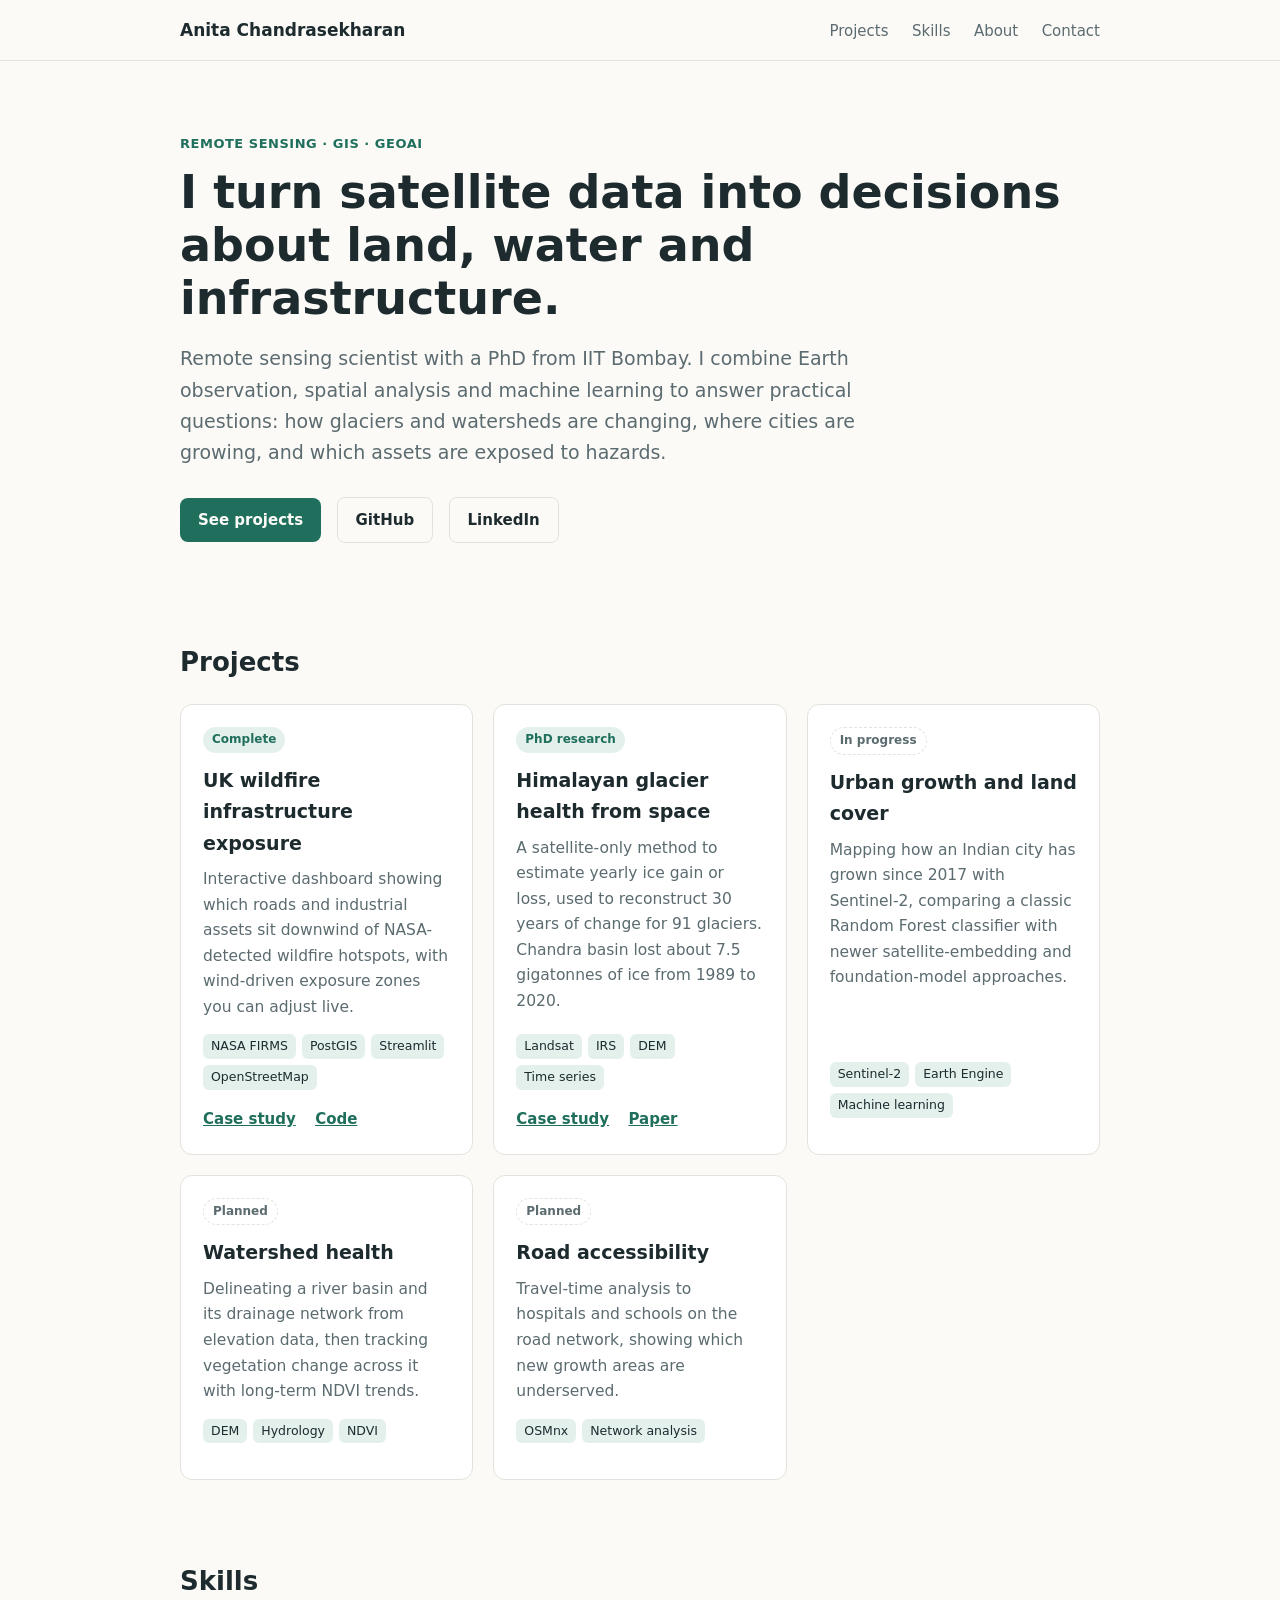
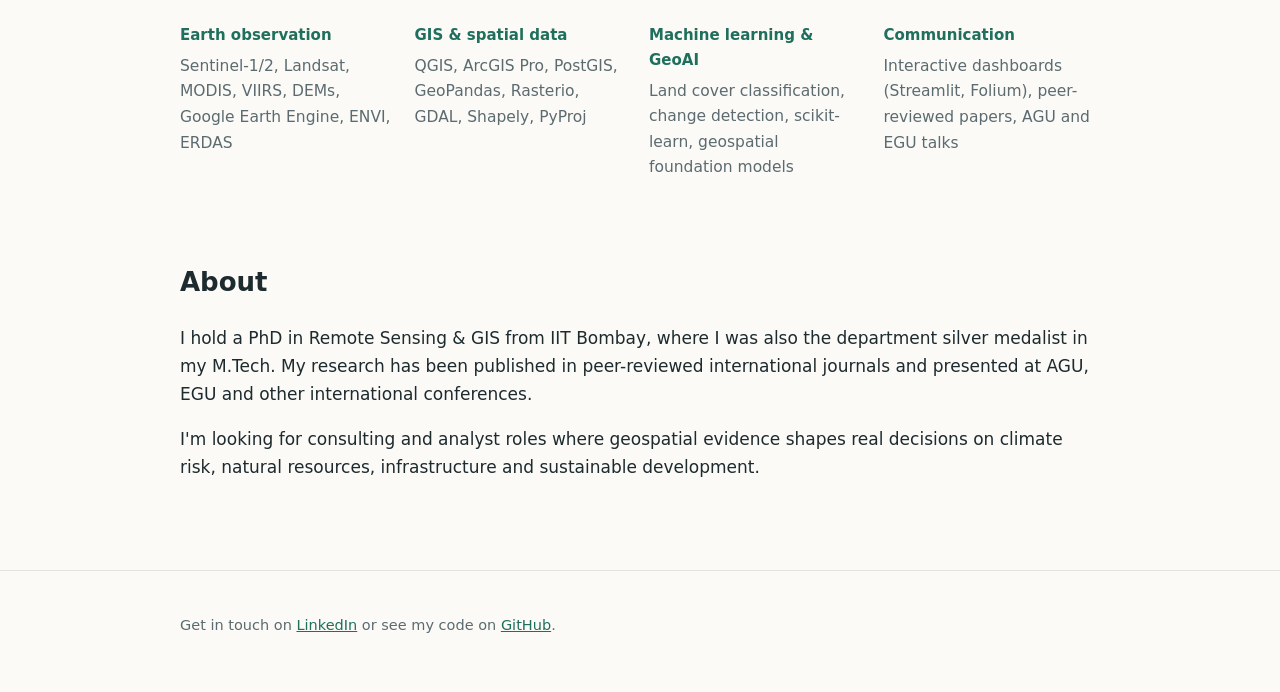
<file: index.html>
<!doctype html>
<html lang="en">
<head>
  <meta charset="utf-8">
  <meta name="viewport" content="width=device-width, initial-scale=1">
  <title>Anita Chandrasekharan · Remote Sensing &amp; GeoAI</title>
  <meta name="description" content="Portfolio of Dr. Anita Chandrasekharan: remote sensing, GIS, machine learning and GeoAI for environmental and infrastructure decisions.">
  <link rel="stylesheet" href="assets/style.css">
</head>
<body>
  <header class="nav">
    <div class="wrap">
      <a class="brand" href="./">Anita Chandrasekharan</a>
      <nav>
        <a href="#projects">Projects</a>
        <a href="#skills">Skills</a>
        <a href="#about">About</a>
        <a href="#contact">Contact</a>
      </nav>
    </div>
  </header>

  <main>
    <div class="wrap hero">
      <p class="eyebrow">Remote sensing · GIS · GeoAI</p>
      <h1>I turn satellite data into decisions about land, water and infrastructure.</h1>
      <p class="lead">Remote sensing scientist with a PhD from IIT Bombay. I combine Earth observation, spatial analysis and machine learning to answer practical questions: how glaciers and watersheds are changing, where cities are growing, and which assets are exposed to hazards.</p>
      <a class="btn primary" href="#projects">See projects</a>
      <a class="btn ghost" href="https://github.com/anita-chandrasekharan">GitHub</a>
      <a class="btn ghost" href="https://www.linkedin.com/in/anita-chandrasekharan/">LinkedIn</a>
    </div>

    <section id="projects">
      <div class="wrap">
        <h2>Projects</h2>
        <div class="grid">

          <article class="card">
            <span class="status">Complete</span>
            <h3>UK wildfire infrastructure exposure</h3>
            <p>Interactive dashboard showing which roads and industrial assets sit downwind of NASA-detected wildfire hotspots, with wind-driven exposure zones you can adjust live.</p>
            <ul class="tags"><li>NASA FIRMS</li><li>PostGIS</li><li>Streamlit</li><li>OpenStreetMap</li></ul>
            <div class="links">
              <a href="projects/wildfire.html">Case study</a>
              <a href="https://github.com/anita-chandrasekharan/geoai-wildfire-dashboard">Code</a>
            </div>
          </article>

          <article class="card">
            <span class="status">PhD research</span>
            <h3>Himalayan glacier health from space</h3>
            <p>A satellite-only method to estimate yearly ice gain or loss, used to reconstruct 30 years of change for 91 glaciers. Chandra basin lost about 7.5 gigatonnes of ice from 1989 to 2020.</p>
            <ul class="tags"><li>Landsat</li><li>IRS</li><li>DEM</li><li>Time series</li></ul>
            <div class="links">
              <a href="projects/glacier-mass-balance.html">Case study</a>
              <a href="https://doi.org/10.1080/01431161.2018.1506182">Paper</a>
            </div>
          </article>

          <article class="card">
            <span class="status planned">In progress</span>
            <h3>Urban growth and land cover</h3>
            <p>Mapping how an Indian city has grown since 2017 with Sentinel-2, comparing a classic Random Forest classifier with newer satellite-embedding and foundation-model approaches.</p>
            <ul class="tags"><li>Sentinel-2</li><li>Earth Engine</li><li>Machine learning</li></ul>
          </article>

          <article class="card">
            <span class="status planned">Planned</span>
            <h3>Watershed health</h3>
            <p>Delineating a river basin and its drainage network from elevation data, then tracking vegetation change across it with long-term NDVI trends.</p>
            <ul class="tags"><li>DEM</li><li>Hydrology</li><li>NDVI</li></ul>
          </article>

          <article class="card">
            <span class="status planned">Planned</span>
            <h3>Road accessibility</h3>
            <p>Travel-time analysis to hospitals and schools on the road network, showing which new growth areas are underserved.</p>
            <ul class="tags"><li>OSMnx</li><li>Network analysis</li></ul>
          </article>

        </div>
      </div>
    </section>

    <section id="skills">
      <div class="wrap">
        <h2>Skills</h2>
        <div class="skills">
          <div><h3>Earth observation</h3><p>Sentinel-1/2, Landsat, MODIS, VIIRS, DEMs, Google Earth Engine, ENVI, ERDAS</p></div>
          <div><h3>GIS &amp; spatial data</h3><p>QGIS, ArcGIS Pro, PostGIS, GeoPandas, Rasterio, GDAL, Shapely, PyProj</p></div>
          <div><h3>Machine learning &amp; GeoAI</h3><p>Land cover classification, change detection, scikit-learn, geospatial foundation models</p></div>
          <div><h3>Communication</h3><p>Interactive dashboards (Streamlit, Folium), peer-reviewed papers, AGU and EGU talks</p></div>
        </div>
      </div>
    </section>

    <section id="about">
      <div class="wrap">
        <h2>About</h2>
        <p>I hold a PhD in Remote Sensing &amp; GIS from IIT Bombay, where I was also the department silver medalist in my M.Tech. My research has been published in peer-reviewed international journals and presented at AGU, EGU and other international conferences.</p>
        <p>I'm looking for consulting and analyst roles where geospatial evidence shapes real decisions on climate risk, natural resources, infrastructure and sustainable development.</p>
      </div>
    </section>
  </main>

  <footer id="contact">
    <div class="wrap">
      <p>Get in touch on <a href="https://www.linkedin.com/in/anita-chandrasekharan/">LinkedIn</a> or see my code on <a href="https://github.com/anita-chandrasekharan">GitHub</a>.</p>
    </div>
  </footer>
</body>
</html>
</file>
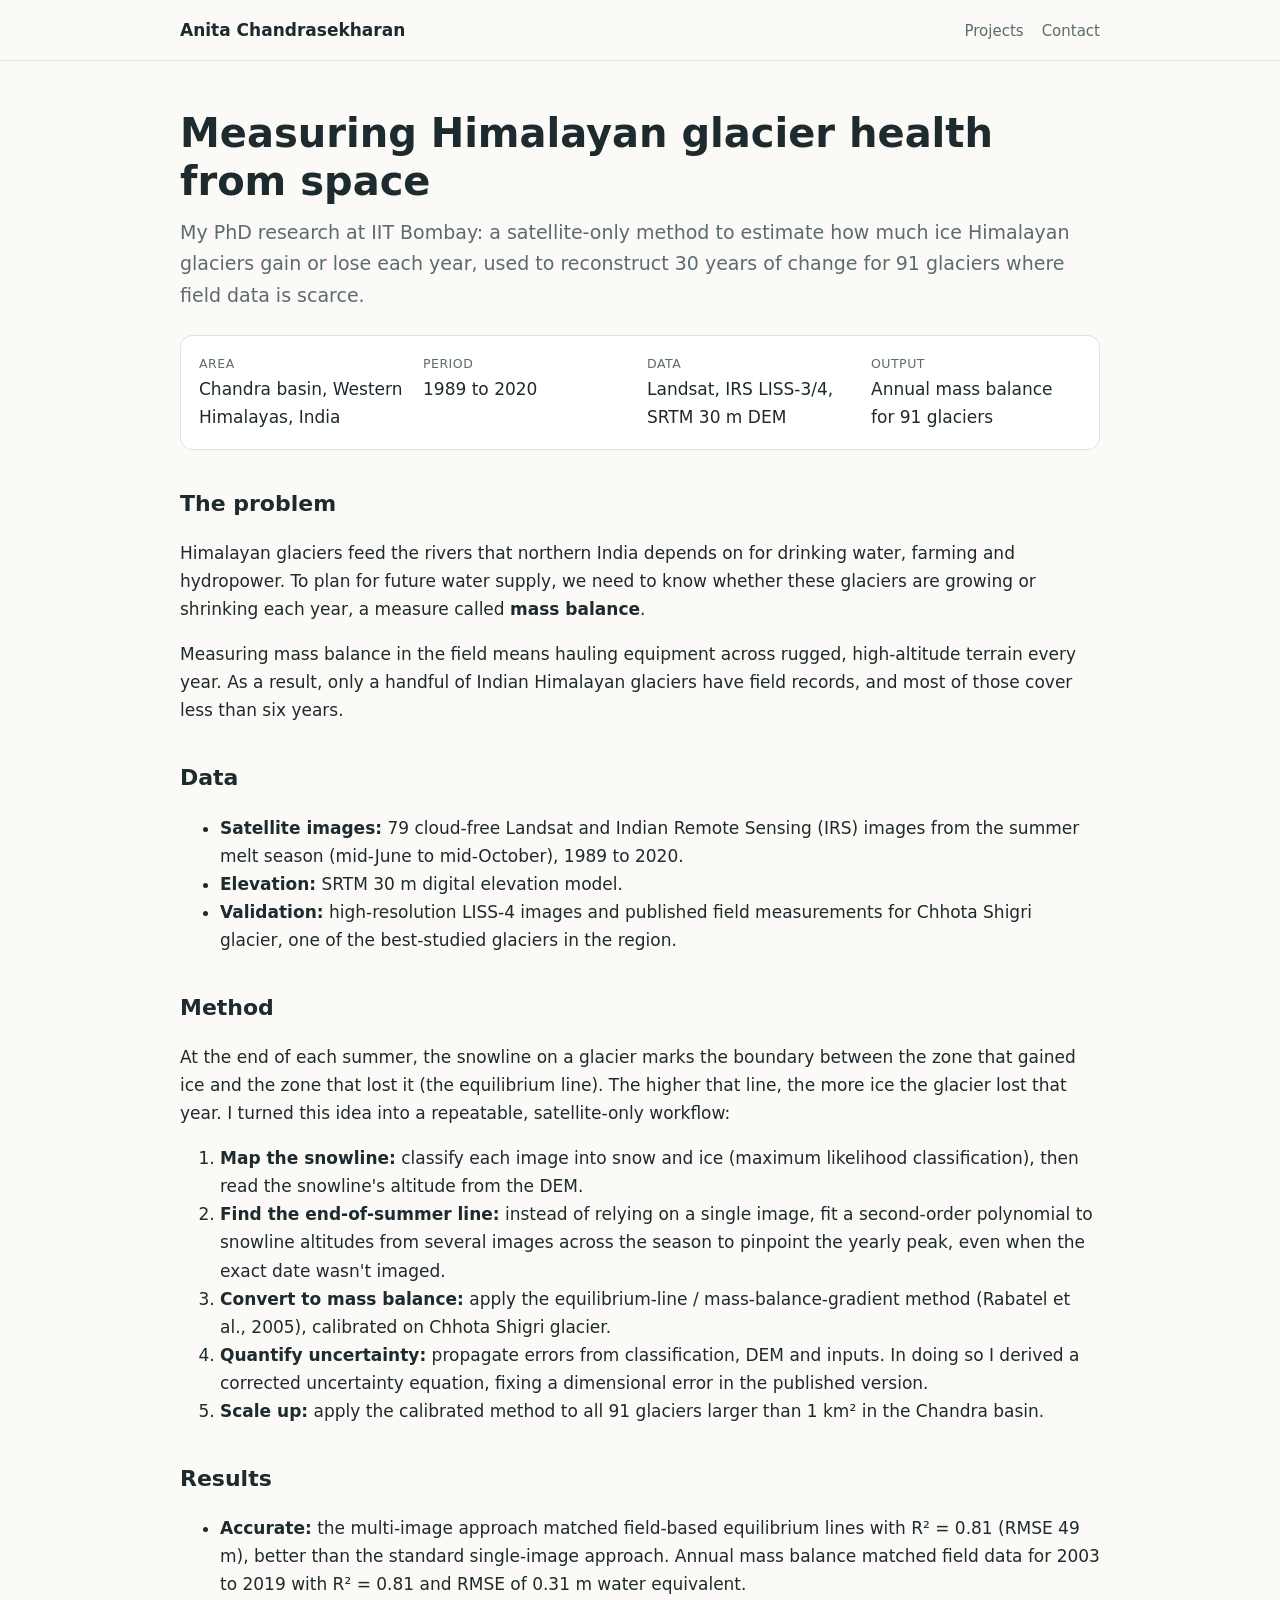
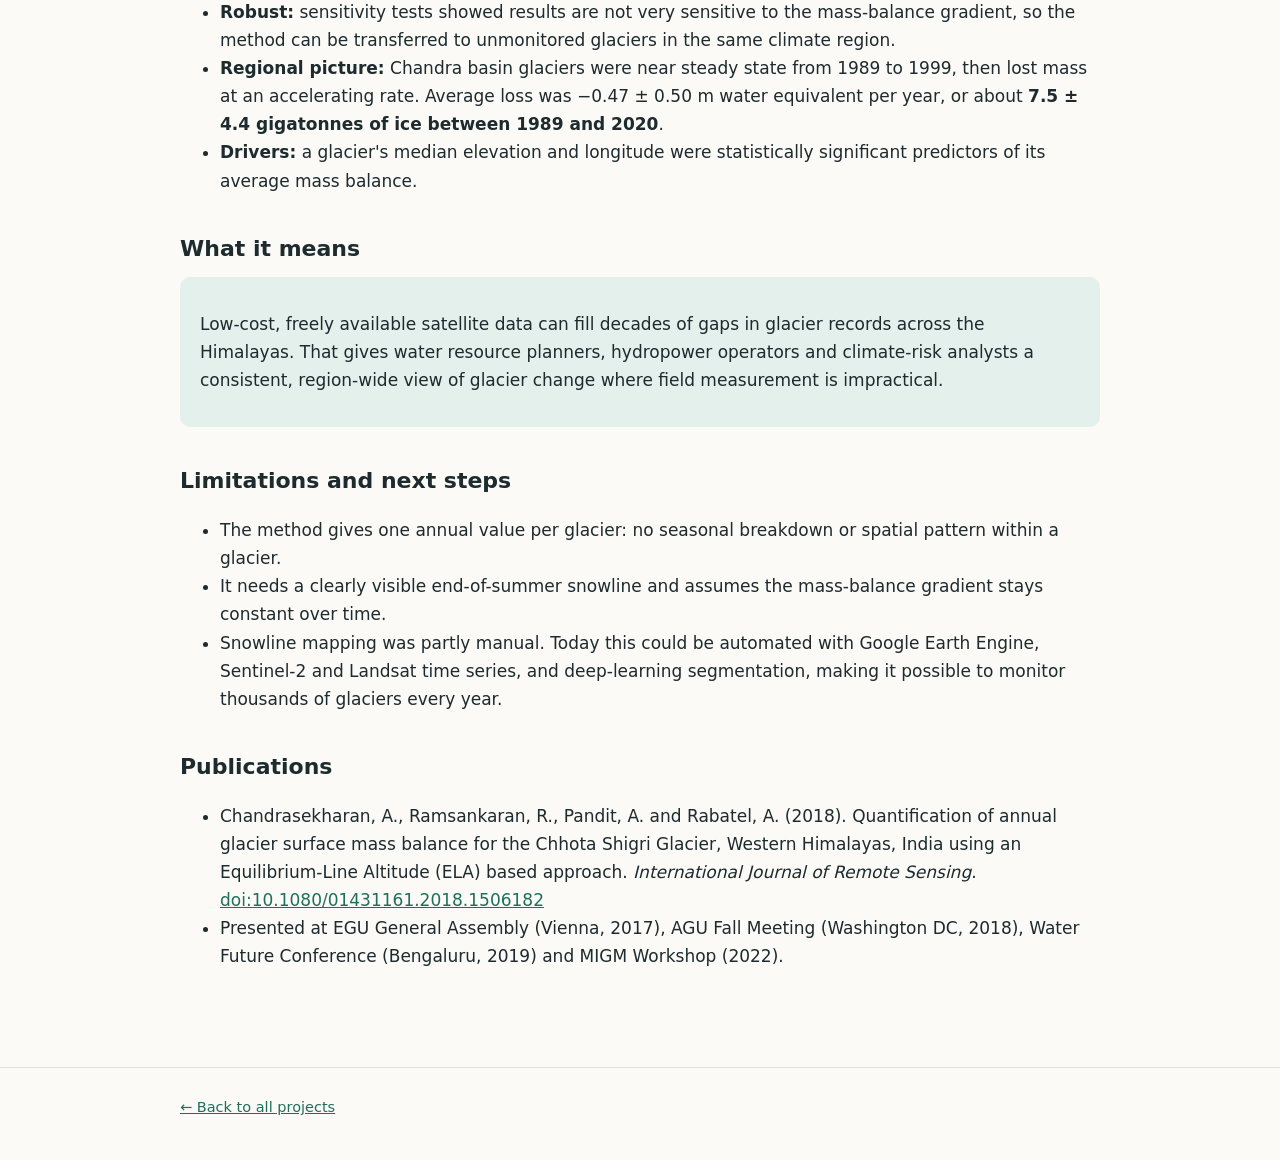
<file: projects/glacier-mass-balance.html>
<!doctype html>
<html lang="en">
<head>
  <meta charset="utf-8">
  <meta name="viewport" content="width=device-width, initial-scale=1">
  <title>Himalayan glacier health from space · Anita Chandrasekharan</title>
  <meta name="description" content="PhD research: reconstructing 30 years of annual mass balance for 91 Himalayan glaciers using only satellite data.">
  <link rel="stylesheet" href="../assets/style.css">
</head>
<body>
  <header class="nav">
    <div class="wrap">
      <a class="brand" href="../">Anita Chandrasekharan</a>
      <nav><a href="../#projects">Projects</a><a href="../#contact">Contact</a></nav>
    </div>
  </header>

  <main class="wrap case">
    <h1>Measuring Himalayan glacier health from space</h1>
    <p class="summary">My PhD research at IIT Bombay: a satellite-only method to estimate how much ice Himalayan glaciers gain or lose each year, used to reconstruct 30 years of change for 91 glaciers where field data is scarce.</p>

    <div class="facts">
      <div><span>Area</span>Chandra basin, Western Himalayas, India</div>
      <div><span>Period</span>1989 to 2020</div>
      <div><span>Data</span>Landsat, IRS LISS-3/4, SRTM 30 m DEM</div>
      <div><span>Output</span>Annual mass balance for 91 glaciers</div>
    </div>

    <!-- TODO: add a figure, e.g. the snowline map or the cumulative mass balance chart from the thesis:
         <p><img src="../assets/glacier-mass-balance.png" alt="Cumulative mass balance of Chandra basin glaciers, 1989 to 2020"></p> -->

    <h2>The problem</h2>
    <p>Himalayan glaciers feed the rivers that northern India depends on for drinking water, farming and hydropower. To plan for future water supply, we need to know whether these glaciers are growing or shrinking each year, a measure called <strong>mass balance</strong>.</p>
    <p>Measuring mass balance in the field means hauling equipment across rugged, high-altitude terrain every year. As a result, only a handful of Indian Himalayan glaciers have field records, and most of those cover less than six years.</p>

    <h2>Data</h2>
    <ul>
      <li><strong>Satellite images:</strong> 79 cloud-free Landsat and Indian Remote Sensing (IRS) images from the summer melt season (mid-June to mid-October), 1989 to 2020.</li>
      <li><strong>Elevation:</strong> SRTM 30 m digital elevation model.</li>
      <li><strong>Validation:</strong> high-resolution LISS-4 images and published field measurements for Chhota Shigri glacier, one of the best-studied glaciers in the region.</li>
    </ul>

    <h2>Method</h2>
    <p>At the end of each summer, the snowline on a glacier marks the boundary between the zone that gained ice and the zone that lost it (the equilibrium line). The higher that line, the more ice the glacier lost that year. I turned this idea into a repeatable, satellite-only workflow:</p>
    <ol>
      <li><strong>Map the snowline:</strong> classify each image into snow and ice (maximum likelihood classification), then read the snowline's altitude from the DEM.</li>
      <li><strong>Find the end-of-summer line:</strong> instead of relying on a single image, fit a second-order polynomial to snowline altitudes from several images across the season to pinpoint the yearly peak, even when the exact date wasn't imaged.</li>
      <li><strong>Convert to mass balance:</strong> apply the equilibrium-line / mass-balance-gradient method (Rabatel et al., 2005), calibrated on Chhota Shigri glacier.</li>
      <li><strong>Quantify uncertainty:</strong> propagate errors from classification, DEM and inputs. In doing so I derived a corrected uncertainty equation, fixing a dimensional error in the published version.</li>
      <li><strong>Scale up:</strong> apply the calibrated method to all 91 glaciers larger than 1 km² in the Chandra basin.</li>
    </ol>

    <h2>Results</h2>
    <ul>
      <li><strong>Accurate:</strong> the multi-image approach matched field-based equilibrium lines with R² = 0.81 (RMSE 49 m), better than the standard single-image approach. Annual mass balance matched field data for 2003 to 2019 with R² = 0.81 and RMSE of 0.31 m water equivalent.</li>
      <li><strong>Robust:</strong> sensitivity tests showed results are not very sensitive to the mass-balance gradient, so the method can be transferred to unmonitored glaciers in the same climate region.</li>
      <li><strong>Regional picture:</strong> Chandra basin glaciers were near steady state from 1989 to 1999, then lost mass at an accelerating rate. Average loss was −0.47 ± 0.50 m water equivalent per year, or about <strong>7.5 ± 4.4 gigatonnes of ice between 1989 and 2020</strong>.</li>
      <li><strong>Drivers:</strong> a glacier's median elevation and longitude were statistically significant predictors of its average mass balance.</li>
    </ul>

    <h2>What it means</h2>
    <div class="callout"><p>Low-cost, freely available satellite data can fill decades of gaps in glacier records across the Himalayas. That gives water resource planners, hydropower operators and climate-risk analysts a consistent, region-wide view of glacier change where field measurement is impractical.</p></div>

    <h2>Limitations and next steps</h2>
    <ul>
      <li>The method gives one annual value per glacier: no seasonal breakdown or spatial pattern within a glacier.</li>
      <li>It needs a clearly visible end-of-summer snowline and assumes the mass-balance gradient stays constant over time.</li>
      <li>Snowline mapping was partly manual. Today this could be automated with Google Earth Engine, Sentinel-2 and Landsat time series, and deep-learning segmentation, making it possible to monitor thousands of glaciers every year.</li>
    </ul>

    <h2>Publications</h2>
    <ul>
      <li>Chandrasekharan, A., Ramsankaran, R., Pandit, A. and Rabatel, A. (2018). Quantification of annual glacier surface mass balance for the Chhota Shigri Glacier, Western Himalayas, India using an Equilibrium-Line Altitude (ELA) based approach. <em>International Journal of Remote Sensing</em>. <a href="https://doi.org/10.1080/01431161.2018.1506182">doi:10.1080/01431161.2018.1506182</a></li>
      <li>Presented at EGU General Assembly (Vienna, 2017), AGU Fall Meeting (Washington DC, 2018), Water Future Conference (Bengaluru, 2019) and MIGM Workshop (2022).</li>
    </ul>
  </main>

  <footer>
    <div class="wrap"><a href="../">← Back to all projects</a></div>
  </footer>
</body>
</html>
</file>
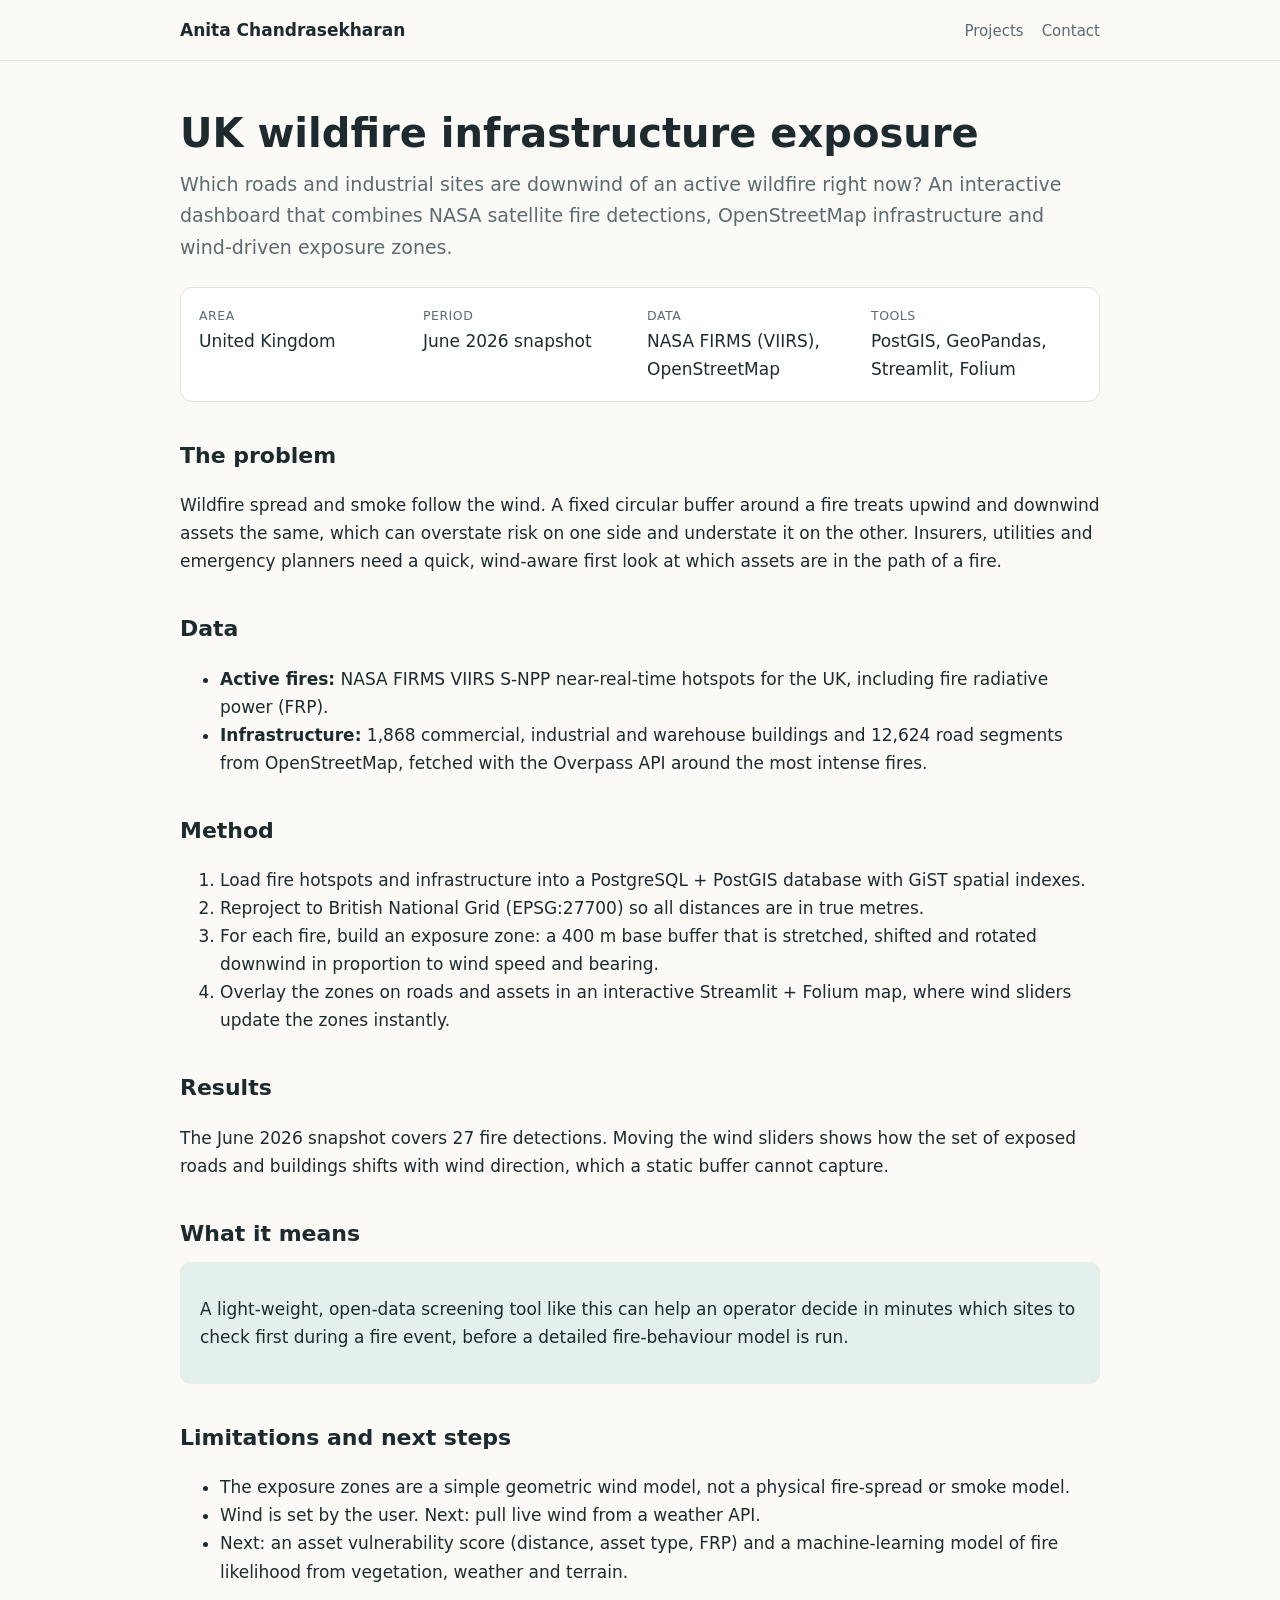
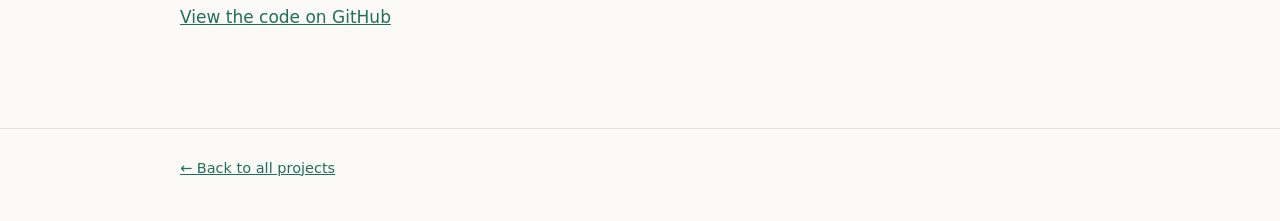
<file: projects/wildfire.html>
<!doctype html>
<html lang="en">
<head>
  <meta charset="utf-8">
  <meta name="viewport" content="width=device-width, initial-scale=1">
  <title>UK wildfire infrastructure exposure · Anita Chandrasekharan</title>
  <meta name="description" content="Wind-aware exposure zones around NASA-detected wildfires, showing which UK roads and industrial assets are at risk.">
  <link rel="stylesheet" href="../assets/style.css">
</head>
<body>
  <header class="nav">
    <div class="wrap">
      <a class="brand" href="../">Anita Chandrasekharan</a>
      <nav><a href="../#projects">Projects</a><a href="../#contact">Contact</a></nav>
    </div>
  </header>

  <main class="wrap case">
    <h1>UK wildfire infrastructure exposure</h1>
    <p class="summary">Which roads and industrial sites are downwind of an active wildfire right now? An interactive dashboard that combines NASA satellite fire detections, OpenStreetMap infrastructure and wind-driven exposure zones.</p>

    <div class="facts">
      <div><span>Area</span>United Kingdom</div>
      <div><span>Period</span>June 2026 snapshot</div>
      <div><span>Data</span>NASA FIRMS (VIIRS), OpenStreetMap</div>
      <div><span>Tools</span>PostGIS, GeoPandas, Streamlit, Folium</div>
    </div>

    <!-- TODO: add a screenshot or GIF of the dashboard, e.g. <p><img src="../assets/wildfire-dashboard.png" alt="Dashboard showing wind-driven exposure zones over UK roads"></p> -->

    <h2>The problem</h2>
    <p>Wildfire spread and smoke follow the wind. A fixed circular buffer around a fire treats upwind and downwind assets the same, which can overstate risk on one side and understate it on the other. Insurers, utilities and emergency planners need a quick, wind-aware first look at which assets are in the path of a fire.</p>

    <h2>Data</h2>
    <ul>
      <li><strong>Active fires:</strong> NASA FIRMS VIIRS S-NPP near-real-time hotspots for the UK, including fire radiative power (FRP).</li>
      <li><strong>Infrastructure:</strong> 1,868 commercial, industrial and warehouse buildings and 12,624 road segments from OpenStreetMap, fetched with the Overpass API around the most intense fires.</li>
    </ul>

    <h2>Method</h2>
    <ol>
      <li>Load fire hotspots and infrastructure into a PostgreSQL + PostGIS database with GiST spatial indexes.</li>
      <li>Reproject to British National Grid (EPSG:27700) so all distances are in true metres.</li>
      <li>For each fire, build an exposure zone: a 400 m base buffer that is stretched, shifted and rotated downwind in proportion to wind speed and bearing.</li>
      <li>Overlay the zones on roads and assets in an interactive Streamlit + Folium map, where wind sliders update the zones instantly.</li>
    </ol>

    <h2>Results</h2>
    <p>The June 2026 snapshot covers 27 fire detections. Moving the wind sliders shows how the set of exposed roads and buildings shifts with wind direction, which a static buffer cannot capture.</p>

    <h2>What it means</h2>
    <div class="callout"><p>A light-weight, open-data screening tool like this can help an operator decide in minutes which sites to check first during a fire event, before a detailed fire-behaviour model is run.</p></div>

    <h2>Limitations and next steps</h2>
    <ul>
      <li>The exposure zones are a simple geometric wind model, not a physical fire-spread or smoke model.</li>
      <li>Wind is set by the user. Next: pull live wind from a weather API.</li>
      <li>Next: an asset vulnerability score (distance, asset type, FRP) and a machine-learning model of fire likelihood from vegetation, weather and terrain.</li>
    </ul>

    <p><a href="https://github.com/anita-chandrasekharan/geoai-wildfire-dashboard">View the code on GitHub</a></p>
  </main>

  <footer>
    <div class="wrap"><a href="../">← Back to all projects</a></div>
  </footer>
</body>
</html>
</file>
<file: assets/style.css>
:root {
  --bg: #fbfaf7;
  --surface: #ffffff;
  --text: #1d2a2e;
  --muted: #5b6b70;
  --accent: #1f6f5c;
  --accent-soft: #e3f0ec;
  --border: #e4e2dc;
  --maxw: 960px;
}
@media (prefers-color-scheme: dark) {
  :root {
    --bg: #11181a;
    --surface: #182225;
    --text: #e6eceb;
    --muted: #9fb0b2;
    --accent: #6cc4a8;
    --accent-soft: #1e3330;
    --border: #2a383b;
  }
}
* { box-sizing: border-box; }
html { scroll-behavior: smooth; }
body {
  margin: 0;
  font-family: "Inter", system-ui, -apple-system, "Segoe UI", sans-serif;
  background: var(--bg);
  color: var(--text);
  line-height: 1.65;
  font-size: 17px;
}
a { color: var(--accent); }
.wrap { max-width: var(--maxw); margin: 0 auto; padding: 0 20px; }

header.nav { border-bottom: 1px solid var(--border); }
header.nav .wrap { display: flex; justify-content: space-between; align-items: center; padding-top: 16px; padding-bottom: 16px; flex-wrap: wrap; gap: 8px; }
header.nav .brand { font-weight: 700; text-decoration: none; color: var(--text); }
header.nav nav a { margin-left: 18px; text-decoration: none; color: var(--muted); font-size: 15px; }
header.nav nav a:hover { color: var(--accent); }

.hero { padding-top: 72px; padding-bottom: 48px; }
.hero .eyebrow { color: var(--accent); font-weight: 600; letter-spacing: .04em; text-transform: uppercase; font-size: 13px; margin: 0 0 12px; }
.hero h1 { font-size: clamp(30px, 5vw, 46px); line-height: 1.15; margin: 0 0 18px; }
.hero p.lead { font-size: 19px; color: var(--muted); max-width: 680px; margin: 0 0 28px; }
.btn { display: inline-block; padding: 10px 18px; border-radius: 8px; text-decoration: none; font-weight: 600; font-size: 15px; margin: 0 10px 10px 0; }
.btn.primary { background: var(--accent); color: var(--bg); }
.btn.ghost { border: 1px solid var(--border); color: var(--text); }

section { padding: 40px 0; }
section h2 { font-size: 26px; margin: 0 0 20px; }

.grid { display: grid; grid-template-columns: repeat(auto-fit, minmax(270px, 1fr)); gap: 20px; }
.card { background: var(--surface); border: 1px solid var(--border); border-radius: 12px; padding: 22px; display: flex; flex-direction: column; }
.card h3 { margin: 0 0 8px; font-size: 19px; }
.card p { margin: 0 0 14px; color: var(--muted); font-size: 15.5px; flex: 1; }
.card .links a { font-size: 15px; margin-right: 14px; font-weight: 600; }
.status { align-self: flex-start; font-size: 12px; font-weight: 600; padding: 3px 9px; border-radius: 999px; background: var(--accent-soft); color: var(--accent); margin-bottom: 12px; }
.status.planned { background: transparent; border: 1px dashed var(--border); color: var(--muted); }
.tags { display: flex; flex-wrap: wrap; gap: 6px; margin: 0 0 14px; padding: 0; list-style: none; }
.tags li { font-size: 12.5px; padding: 2px 8px; border-radius: 6px; background: var(--accent-soft); color: var(--text); }

.skills { display: grid; grid-template-columns: repeat(auto-fit, minmax(210px, 1fr)); gap: 18px; }
.skills h3 { font-size: 15px; margin: 0 0 6px; color: var(--accent); }
.skills p { margin: 0; color: var(--muted); font-size: 15.5px; }

/* Case study pages */
.case { padding-top: 48px; padding-bottom: 48px; }
.case h1 { font-size: clamp(28px, 4.5vw, 40px); line-height: 1.2; margin: 0 0 12px; }
.case .summary { font-size: 19px; color: var(--muted); margin: 0 0 24px; }
.case h2 { font-size: 22px; margin: 36px 0 10px; }
.case .facts { display: grid; grid-template-columns: repeat(auto-fit, minmax(180px, 1fr)); gap: 14px; background: var(--surface); border: 1px solid var(--border); border-radius: 12px; padding: 18px; margin: 0 0 12px; }
.case .facts div span { display: block; font-size: 12.5px; text-transform: uppercase; letter-spacing: .04em; color: var(--muted); }
.case img { max-width: 100%; border-radius: 10px; border: 1px solid var(--border); }
.callout { background: var(--accent-soft); border-radius: 10px; padding: 16px 20px; }

footer { border-top: 1px solid var(--border); padding: 28px 0 40px; color: var(--muted); font-size: 14.5px; margin-top: 32px; }
@media (max-width: 560px) {
  header.nav nav a { margin: 0 14px 0 0; }
  .hero { padding-top: 48px; padding-bottom: 32px; }
}
</file>
